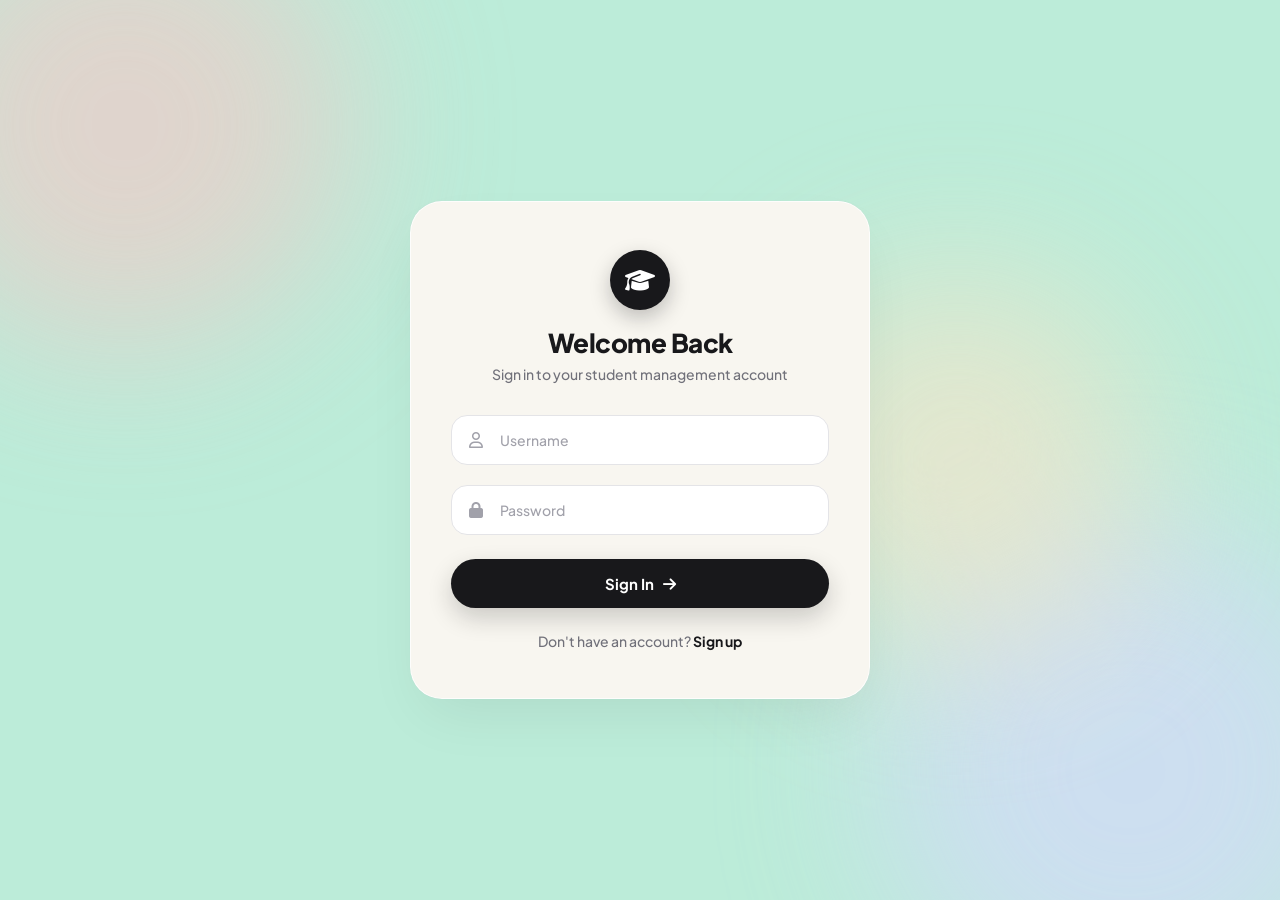
<file: src/main/resources/static/courses.html>
<!DOCTYPE html>
<html lang="en">
<head>
    <meta charset="UTF-8">
    <meta name="viewport" content="width=device-width, initial-scale=1.0">
    <title>Courses - Student Management</title>
    <link rel="stylesheet" href="style.css">
    <link rel="icon" type="image/svg+xml" href="favicon.svg">
</head>
<body>
    <div class="layout">
        <div class="sidebar">
            <h2>Student MS</h2>
            <nav>
                <a href="dashboard.html">Dashboard</a>
                <a href="index.html">Students</a>
                <a href="courses.html" class="active">Courses</a>
                <a href="attendance.html">Attendance</a>
                <a href="grades.html">Grades</a>
            </nav>
            <div class="logout-link" id="logoutBtn">Logout</div>
        </div>

        <div class="main">
            <div class="page-header">
                <h1>Courses</h1>
            </div>

            <div class="card">
                <form id="courseForm">
                    <input type="hidden" id="courseId">
                    <input type="text" id="courseName" placeholder="Course Name" required>
                    <input type="text" id="courseDescription" placeholder="Description">
                    <button type="submit" id="submitBtn">Add Course</button>
                </form>
            </div>

            <div class="card">
                <table id="courseTable">
                    <thead>
                        <tr><th>ID</th><th>Name</th><th>Description</th><th>Actions</th></tr>
                    </thead>
                    <tbody></tbody>
                </table>
            </div>
        </div>
    </div>
    <script src="courses.js"></script>
</body>
</html>
</file>
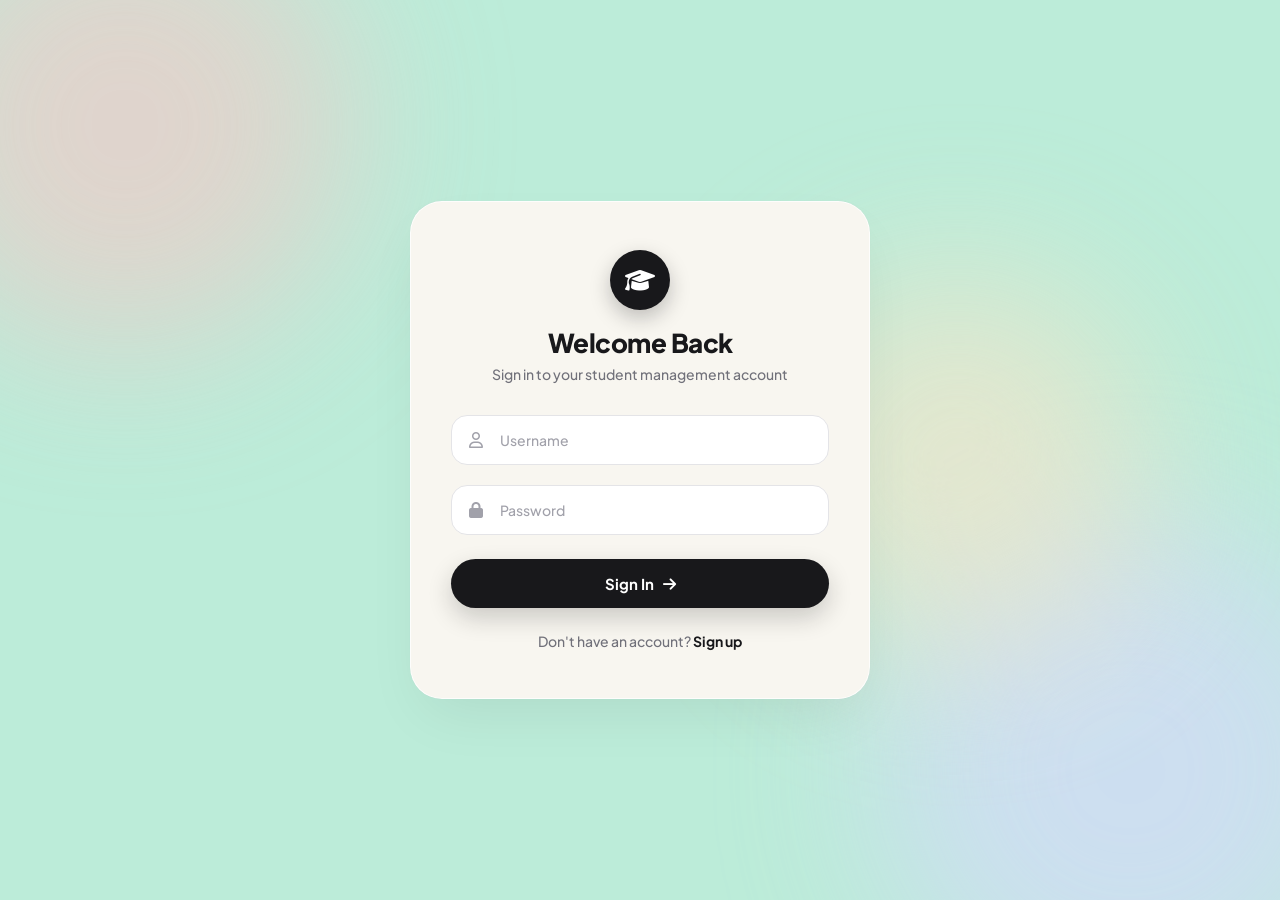
<file: src/main/resources/static/dashboard.html>
<!DOCTYPE html>
<html lang="en">
<head>
    <meta charset="UTF-8">
    <meta name="viewport" content="width=device-width, initial-scale=1.0">
    <title>Dashboard - Student Management</title>
    <link rel="stylesheet" href="style.css">
    <link rel="icon" type="image/svg+xml" href="favicon.svg">
</head>
<body>
    <div class="layout">
        <div class="sidebar">
            <h2>Student MS</h2>
            <nav>
                <a href="dashboard.html" class="active">Dashboard</a>
                <a href="index.html">Students</a>
                <a href="courses.html">Courses</a>
                <a href="attendance.html">Attendance</a>
                <a href="grades.html">Grades</a>
            </nav>
            <div class="logout-link" id="logoutBtn">Logout</div>
        </div>

        <div class="main">
            <div class="page-header">
                <h1>Dashboard</h1>
            </div>

            <div class="stats-grid" id="statsGrid">
                <div class="stat-card">
                    <div class="label">Total Students</div>
                    <div class="value" id="statStudents">—</div>
                </div>
                <div class="stat-card">
                    <div class="label">Total Courses</div>
                    <div class="value" id="statCourses">—</div>
                </div>
                <div class="stat-card">
                    <div class="label">Avg Grade</div>
                    <div class="value" id="statGrade">—</div>
                </div>
                <div class="stat-card">
                    <div class="label">Attendance Rate</div>
                    <div class="value" id="statAttendance">—</div>
                </div>
            </div>

            <div class="card">
                <h3 style="margin-top: 0;">Welcome back, <span id="welcomeUser"></span> 👋</h3>
                <p style="color: var(--text-secondary); margin-top: 6px; font-size: 0.9rem;">Use the sidebar to manage students, courses, attendance, and grades.</p>
            </div>
        </div>
    </div>
    <script src="dashboard.js"></script>
</body>
</html>
</file>
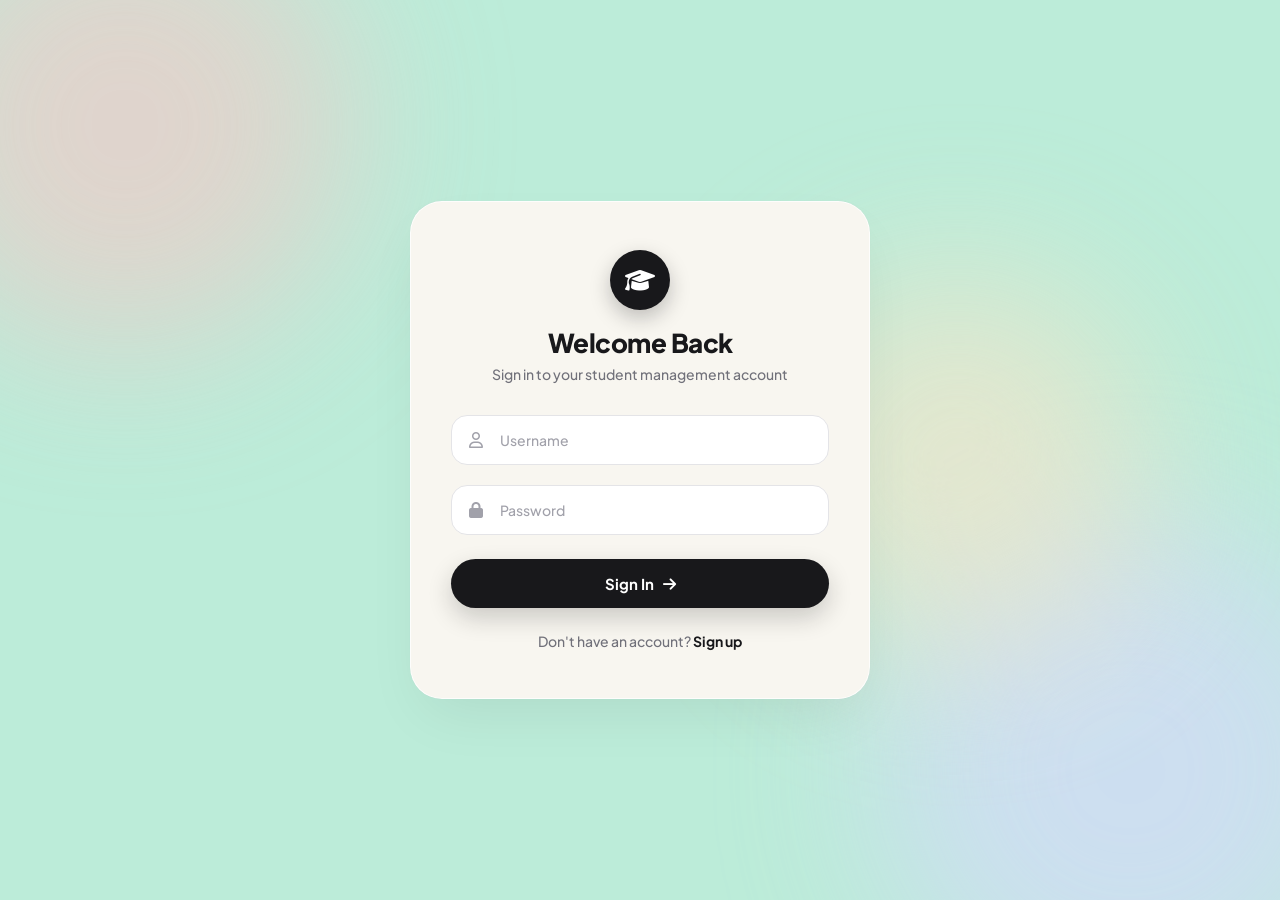
<file: src/main/resources/static/grades.html>
<!DOCTYPE html>
<html lang="en">
<head>
    <meta charset="UTF-8">
    <meta name="viewport" content="width=device-width, initial-scale=1.0">
    <title>Grades - Student Management</title>
    <link rel="stylesheet" href="style.css">
    <link rel="icon" type="image/svg+xml" href="favicon.svg">
</head>
<body>
    <div class="layout">
        <div class="sidebar">
            <h2>Student MS</h2>
            <nav>
                <a href="dashboard.html">Dashboard</a>
                <a href="index.html">Students</a>
                <a href="courses.html">Courses</a>
                <a href="attendance.html">Attendance</a>
                <a href="grades.html" class="active">Grades</a>
            </nav>
            <div class="logout-link" id="logoutBtn">Logout</div>
        </div>

        <div class="main">
            <div class="page-header">
                <h1>Grades</h1>
            </div>

            <div class="card">
                <form id="gradeForm">
                    <input type="hidden" id="gradeId">
                    <select id="studentSelect" required>
                        <option value="">Select Student</option>
                    </select>
                    <input type="text" id="subject" placeholder="Subject" required>
                    <input type="number" id="marks" placeholder="Marks" required min="0" step="0.5">
                    <input type="number" id="maxMarks" placeholder="Max Marks" required min="1" step="0.5" value="100">
                    <button type="submit" id="submitBtn">Add Grade</button>
                </form>
            </div>

            <div class="card">
                <table id="gradeTable">
                    <thead>
                        <tr><th>ID</th><th>Student</th><th>Subject</th><th>Marks</th><th>Percentage</th><th>Actions</th></tr>
                    </thead>
                    <tbody></tbody>
                </table>
            </div>
        </div>
    </div>
    <script src="grades.js"></script>
</body>
</html>
</file>
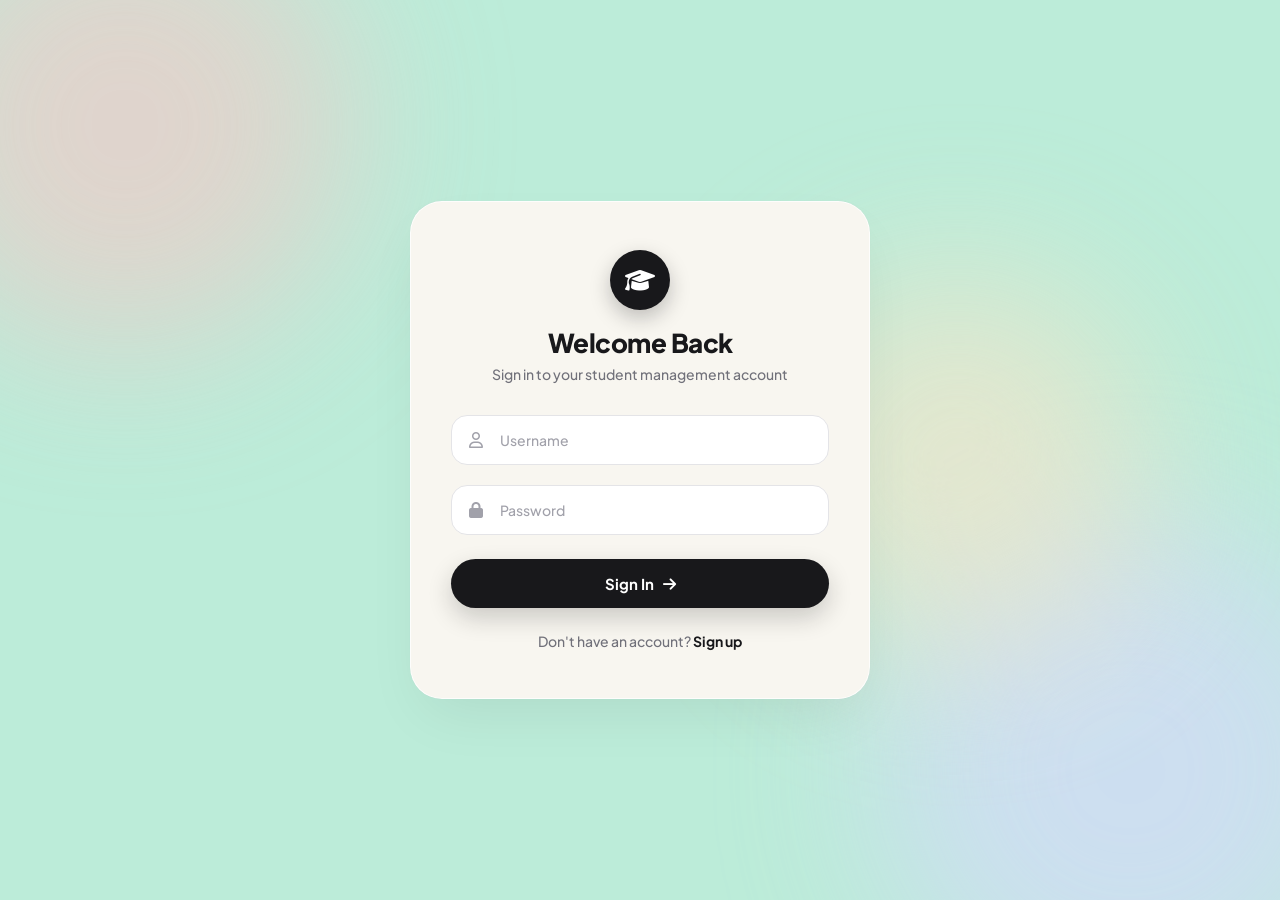
<file: src/main/resources/static/login.html>
<!DOCTYPE html>
<html lang="en">
<head>
    <meta charset="UTF-8">
    <meta name="viewport" content="width=device-width, initial-scale=1.0">
    <title>Login - Student Management</title>
    <!-- Font Awesome CDN -->
    <link rel="stylesheet" href="https://cdnjs.cloudflare.com/ajax/libs/font-awesome/6.4.0/css/all.min.css">
    <link rel="stylesheet" href="auth.css">
    <link rel="icon" type="image/svg+xml" href="favicon.svg">
</head>
<body>
    <!-- Ambient Animated Pastel Spheres -->
    <div class="ambient-bg">
        <div class="sphere sphere-1"></div>
        <div class="sphere sphere-2"></div>
        <div class="sphere sphere-3"></div>
    </div>

    <!-- Soft Cream Auth Canvas Card -->
    <div class="auth-canvas">
        <div class="auth-brand">
            <div class="brand-icon-circle"><i class="fa-solid fa-graduation-cap"></i></div>
            <h1>Welcome Back</h1>
            <p>Sign in to your student management account</p>
        </div>

        <form id="loginForm" class="auth-form">
            <div class="input-field-group">
                <input type="text" id="username" placeholder="Username" required autocomplete="username">
                <i class="fa-regular fa-user"></i>
            </div>

            <div class="input-field-group">
                <input type="password" id="password" placeholder="Password" required autocomplete="current-password">
                <i class="fa-solid fa-lock"></i>
            </div>

            <div id="errorMsg" class="error"></div>

            <button type="submit">Sign In <i class="fa-solid fa-arrow-right" style="margin-left: 6px;"></i></button>
        </form>

        <div class="auth-footer-link">
            Don't have an account? <a href="signup.html">Sign up</a>
        </div>
    </div>

    <script src="auth.js"></script>
</body>
</html>
</file>
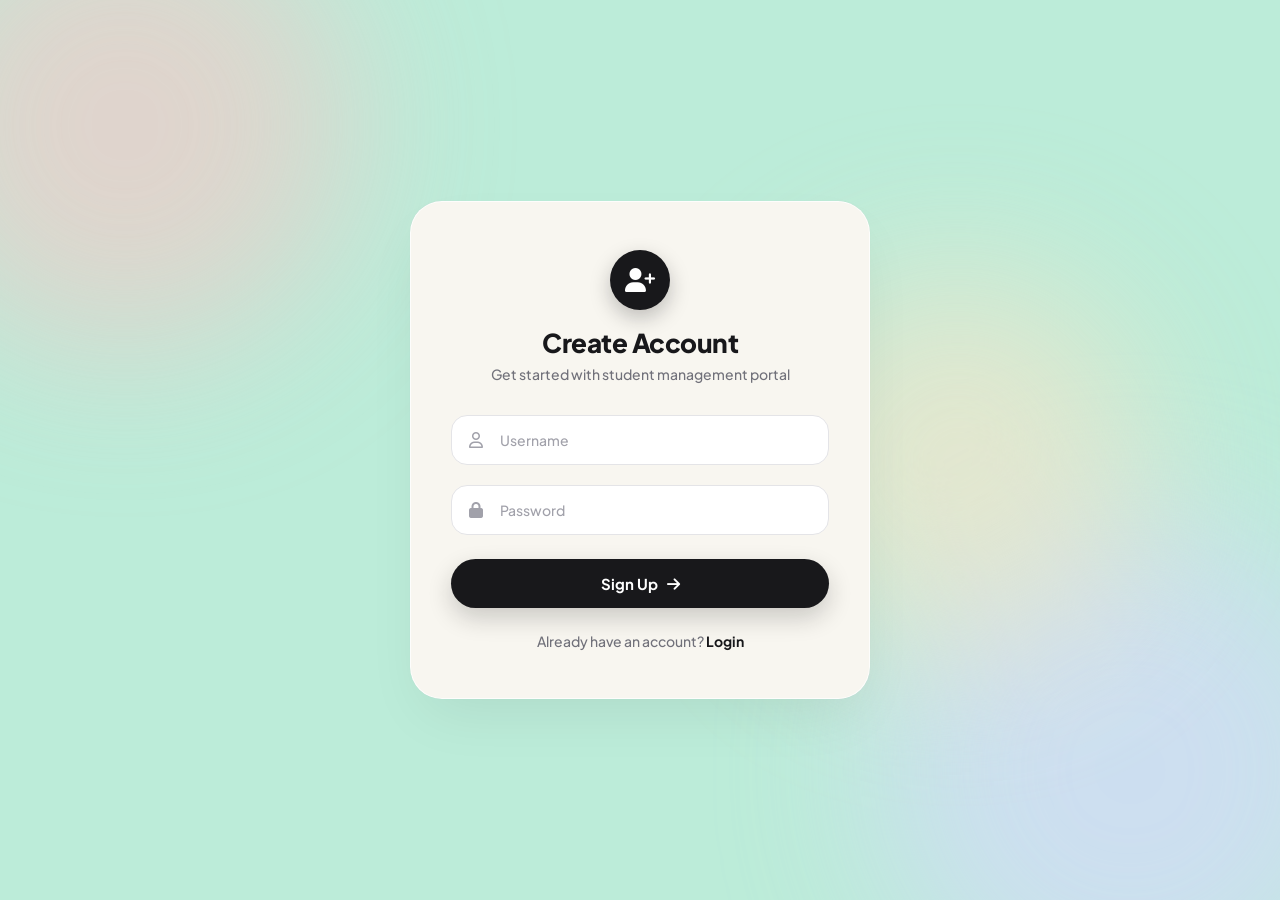
<file: src/main/resources/static/signup.html>
<!DOCTYPE html>
<html lang="en">
<head>
    <meta charset="UTF-8">
    <meta name="viewport" content="width=device-width, initial-scale=1.0">
    <title>Sign Up - Student Management</title>
    <!-- Font Awesome CDN -->
    <link rel="stylesheet" href="https://cdnjs.cloudflare.com/ajax/libs/font-awesome/6.4.0/css/all.min.css">
    <link rel="stylesheet" href="auth.css">
    <link rel="icon" type="image/svg+xml" href="favicon.svg">
</head>
<body>
    <!-- Ambient Animated Pastel Spheres -->
    <div class="ambient-bg">
        <div class="sphere sphere-1"></div>
        <div class="sphere sphere-2"></div>
        <div class="sphere sphere-3"></div>
    </div>

    <!-- Soft Cream Auth Canvas Card -->
    <div class="auth-canvas">
        <div class="auth-brand">
            <div class="brand-icon-circle"><i class="fa-solid fa-user-plus"></i></div>
            <h1>Create Account</h1>
            <p>Get started with student management portal</p>
        </div>

        <form id="signupForm" class="auth-form">
            <div class="input-field-group">
                <input type="text" id="username" placeholder="Username" required autocomplete="username">
                <i class="fa-regular fa-user"></i>
            </div>

            <div class="input-field-group">
                <input type="password" id="password" placeholder="Password" required autocomplete="new-password">
                <i class="fa-solid fa-lock"></i>
            </div>

            <div id="errorMsg" class="error"></div>
            <div id="successMsg" class="success"></div>

            <button type="submit">Sign Up <i class="fa-solid fa-arrow-right" style="margin-left: 6px;"></i></button>
        </form>

        <div class="auth-footer-link">
            Already have an account? <a href="login.html">Login</a>
        </div>
    </div>

    <script src="auth.js"></script>
</body>
</html>
</file>
<file: src/main/resources/static/style.css>
@import url('https://fonts.googleapis.com/css2?family=Plus+Jakarta+Sans:wght@400;500;600;700;800&display=swap');

:root {
    --bg-outer: #bcecd9;
    --bg-canvas: #f8f6f0;
    --bg-sidebar: #eee9e0;
    --accent-dark: #18181b;
    --card-pink: #f7c5c5;
    --card-peach: #fce4c8;
    --card-lavender: #d8d6ff;
    --card-mint: #bdedda;
    --text-dark: #18181b;
    --text-muted: #71717a;
    --border-light: #e4e4e7;
    --radius-xl: 24px;
    --radius-lg: 16px;
    --radius-md: 12px;
}

* {
    box-sizing: border-box;
    margin: 0;
    padding: 0;
}

body {
    font-family: 'Plus Jakarta Sans', -apple-system, sans-serif;
    background-color: var(--bg-outer);
    color: var(--text-dark);
    min-height: 100vh;
    padding: 24px;
    display: flex;
    justify-content: center;
}

/* Outer Main Canvas Box */
.layout {
    display: flex;
    width: 100%;
    max-width: 1400px;
    min-height: calc(100vh - 48px);
    background: var(--bg-canvas);
    border-radius: 36px;
    padding: 24px;
    gap: 32px;
    box-shadow: 0 20px 60px rgba(0, 0, 0, 0.06);
    border: 1px solid rgba(255, 255, 255, 0.8);
}

/* Pill Sidebar (Matching Uploaded Screenshot) */
.sidebar {
    width: 88px;
    background: var(--bg-sidebar);
    border-radius: 28px;
    padding: 24px 12px;
    display: flex;
    flex-direction: column;
    align-items: center;
    justify-content: space-between;
    flex-shrink: 0;
}

.sidebar-logo {
    width: 48px;
    height: 48px;
    border-radius: 50%;
    background: var(--accent-dark);
    color: #ffffff;
    display: flex;
    align-items: center;
    justify-content: center;
    font-size: 20px;
    margin-bottom: 24px;
    box-shadow: 0 6px 16px rgba(24, 24, 27, 0.2);
}

.sidebar nav {
    display: flex;
    flex-direction: column;
    gap: 16px;
    align-items: center;
    flex: 1;
}

.sidebar nav a {
    width: 48px;
    height: 48px;
    border-radius: 50%;
    background: #ffffff;
    color: var(--accent-dark);
    display: flex;
    align-items: center;
    justify-content: center;
    text-decoration: none;
    font-size: 18px;
    transition: all 0.25s cubic-bezier(0.16, 1, 0.3, 1);
    box-shadow: 0 2px 8px rgba(0, 0, 0, 0.04);
}

.sidebar nav a:hover {
    transform: scale(1.1);
    box-shadow: 0 6px 16px rgba(0, 0, 0, 0.08);
}

.sidebar nav a.active {
    background: var(--accent-dark);
    color: #ffffff;
    box-shadow: 0 8px 20px rgba(24, 24, 27, 0.25);
}

.sidebar .logout-link {
    width: 48px;
    height: 48px;
    border-radius: 50%;
    background: #ffffff;
    color: #ef4444;
    display: flex;
    align-items: center;
    justify-content: center;
    font-size: 18px;
    cursor: pointer;
    transition: all 0.25s ease;
    box-shadow: 0 2px 8px rgba(0, 0, 0, 0.04);
}

.sidebar .logout-link:hover {
    background: #fee2e2;
    transform: scale(1.1);
}

/* Main Workspace Area */
.main {
    flex: 1;
    display: flex;
    flex-direction: column;
    gap: 24px;
    overflow-x: hidden;
}

.page-header {
    display: flex;
    justify-content: space-between;
    align-items: center;
    margin-top: 8px;
}

.page-title-group h1 {
    font-size: 32px;
    font-weight: 800;
    color: var(--text-dark);
    letter-spacing: -0.6px;
    margin-bottom: 4px;
}

.page-title-group p {
    color: var(--text-muted);
    font-size: 14px;
    font-weight: 500;
}

/* Bento Stats Grid (Pastel Palette from Screenshot) */
.stats-grid {
    display: grid;
    grid-template-columns: repeat(auto-fit, minmax(220px, 1fr));
    gap: 20px;
}

.stat-card {
    border-radius: var(--radius-xl);
    padding: 24px;
    display: flex;
    flex-direction: column;
    justify-content: space-between;
    min-height: 140px;
    position: relative;
    transition: all 0.3s cubic-bezier(0.16, 1, 0.3, 1);
    box-shadow: 0 6px 20px rgba(0, 0, 0, 0.02);
}

.stat-card:hover {
    transform: translateY(-4px);
    box-shadow: 0 12px 30px rgba(0, 0, 0, 0.06);
}

.stat-card:nth-child(1) { background: var(--card-pink); }
.stat-card:nth-child(2) { background: var(--card-peach); }
.stat-card:nth-child(3) { background: var(--card-lavender); }
.stat-card:nth-child(4) { background: var(--card-mint); }

.stat-badge {
    position: absolute;
    top: 20px;
    right: 20px;
    padding: 4px 10px;
    background: rgba(255, 255, 255, 0.85);
    backdrop-filter: blur(8px);
    border-radius: 50px;
    font-size: 12px;
    font-weight: 700;
    color: var(--text-dark);
    display: flex;
    align-items: center;
    gap: 4px;
}

.stat-card .label {
    font-size: 13px;
    font-weight: 700;
    color: var(--text-dark);
    text-transform: uppercase;
    letter-spacing: 0.5px;
    opacity: 0.8;
}

.stat-card .value {
    font-size: 34px;
    font-weight: 800;
    color: var(--text-dark);
    letter-spacing: -1px;
    margin-top: 12px;
}

/* White Content Cards (Forms & Tables) */
.card {
    background: #ffffff;
    border-radius: var(--radius-xl);
    padding: 28px;
    box-shadow: 0 4px 20px rgba(0, 0, 0, 0.03);
    border: 1px solid rgba(228, 228, 231, 0.6);
}

.card h3 {
    font-size: 18px;
    font-weight: 700;
    color: var(--text-dark);
    margin-bottom: 16px;
    letter-spacing: -0.3px;
}

/* Form Styles */
form {
    display: flex;
    gap: 14px;
    flex-wrap: wrap;
    align-items: center;
}

input, select {
    padding: 13px 18px;
    background: #ffffff;
    border: 1px solid var(--border-light);
    border-radius: 14px;
    font-family: inherit;
    font-size: 14px;
    font-weight: 500;
    color: var(--text-dark);
    flex: 1;
    min-width: 180px;
    transition: all 0.2s ease;
}

input::placeholder {
    color: #a1a1aa;
}

input:focus, select:focus {
    outline: none;
    border-color: var(--accent-dark);
    box-shadow: 0 0 0 4px rgba(24, 24, 27, 0.08);
}

button {
    display: inline-flex;
    align-items: center;
    justify-content: center;
    gap: 8px;
    padding: 13px 24px;
    background: var(--accent-dark);
    color: #ffffff;
    border: none;
    border-radius: 50px;
    font-family: inherit;
    font-size: 14px;
    font-weight: 700;
    cursor: pointer;
    box-shadow: 0 6px 18px rgba(24, 24, 27, 0.18);
    transition: all 0.25s cubic-bezier(0.16, 1, 0.3, 1);
}

button:hover {
    transform: translateY(-2px);
    box-shadow: 0 10px 24px rgba(24, 24, 27, 0.28);
}

button:active {
    transform: translateY(0);
}

button.delete {
    background: #fee2e2;
    color: #ef4444;
    box-shadow: none;
}

button.delete:hover {
    background: #ef4444;
    color: #ffffff;
    box-shadow: 0 6px 16px rgba(239, 68, 68, 0.3);
}

button.edit {
    background: #f4f4f5;
    color: #52525b;
    box-shadow: none;
}

button.edit:hover {
    background: #52525b;
    color: #ffffff;
    box-shadow: 0 6px 16px rgba(82, 82, 91, 0.3);
}

/* Data Tables */
.table-responsive {
    overflow-x: auto;
    border-radius: var(--radius-lg);
}

table {
    width: 100%;
    border-collapse: collapse;
}

th {
    text-align: left;
    padding: 14px 18px;
    background: #fafafa;
    color: var(--text-muted);
    font-size: 12px;
    font-weight: 700;
    text-transform: uppercase;
    letter-spacing: 0.5px;
    border-bottom: 1px solid var(--border-light);
}

td {
    padding: 16px 18px;
    border-bottom: 1px solid #f4f4f5;
    font-size: 14px;
    font-weight: 500;
    color: #27272a;
    vertical-align: middle;
}

tr:hover td {
    background: #fafafa;
}

td button {
    margin-right: 6px;
    padding: 8px 16px;
    font-size: 13px;
}

/* Responsive Breakdown */
@media (max-width: 900px) {
    .layout {
        flex-direction: column;
        padding: 16px;
        border-radius: 24px;
    }
    .sidebar {
        width: 100%;
        height: auto;
        flex-direction: row;
        border-radius: 20px;
        padding: 12px 20px;
    }
    .sidebar nav {
        flex-direction: row;
        flex: 0;
    }
    .sidebar-logo {
        margin-bottom: 0;
    }
}
</file>
<file: src/main/resources/static/auth.css>
@import url('https://fonts.googleapis.com/css2?family=Plus+Jakarta+Sans:wght@400;500;600;700;800&display=swap');

:root {
    --bg-outer: #bcecd9;
    --bg-canvas: #f8f6f0;
    --bg-sidebar: #eee9e0;
    --accent-dark: #18181b;
    --card-pink: #f7c5c5;
    --card-peach: #fce4c8;
    --card-lavender: #d8d6ff;
    --card-mint: #bdedda;
    --text-dark: #18181b;
    --text-muted: #71717a;
    --border-light: #e4e4e7;
    --danger: #ef4444;
    --success: #10b981;
}

* {
    box-sizing: border-box;
    margin: 0;
    padding: 0;
}

body {
    font-family: 'Plus Jakarta Sans', -apple-system, sans-serif;
    background-color: var(--bg-outer);
    color: var(--text-dark);
    min-height: 100vh;
    display: flex;
    justify-content: center;
    align-items: center;
    position: relative;
    overflow-x: hidden;
    padding: 24px;
}

/* Ambient Animated Pastel Spheres */
.ambient-bg {
    position: fixed;
    top: 0;
    left: 0;
    width: 100%;
    height: 100%;
    pointer-events: none;
    z-index: 1;
    overflow: hidden;
}

.sphere {
    position: absolute;
    border-radius: 50%;
    filter: blur(80px);
    opacity: 0.6;
}

.sphere-1 {
    width: 450px;
    height: 450px;
    background: var(--card-pink);
    top: -100px;
    left: -100px;
    animation: softFloat 14s ease-in-out infinite alternate;
}

.sphere-2 {
    width: 500px;
    height: 500px;
    background: var(--card-lavender);
    bottom: -120px;
    right: -100px;
    animation: softFloat 18s ease-in-out infinite alternate-reverse;
}

.sphere-3 {
    width: 380px;
    height: 380px;
    background: var(--card-peach);
    top: 30%;
    left: 60%;
    animation: softFloat 12s ease-in-out infinite alternate;
}

@keyframes softFloat {
    0% { transform: translateY(0px) scale(1); }
    50% { transform: translateY(-30px) scale(1.06); }
    100% { transform: translateY(20px) scale(0.95); }
}

/* Auth Canvas Container */
.auth-canvas {
    position: relative;
    z-index: 10;
    width: 100%;
    max-width: 460px;
    background: var(--bg-canvas);
    border-radius: 32px;
    padding: 48px 40px;
    box-shadow: 0 25px 60px -15px rgba(0, 0, 0, 0.08), 0 0 1px rgba(0, 0, 0, 0.1);
    border: 1px solid rgba(255, 255, 255, 0.8);
    animation: cardPop 0.8s cubic-bezier(0.16, 1, 0.3, 1) forwards;
}

@keyframes cardPop {
    0% {
        opacity: 0;
        transform: translateY(30px) scale(0.95);
    }
    100% {
        opacity: 1;
        transform: translateY(0) scale(1);
    }
}

/* Brand Header */
.auth-brand {
    display: flex;
    flex-direction: column;
    align-items: center;
    margin-bottom: 32px;
}

.brand-icon-circle {
    width: 60px;
    height: 60px;
    border-radius: 50%;
    background: var(--accent-dark);
    color: #ffffff;
    display: flex;
    align-items: center;
    justify-content: center;
    font-size: 24px;
    margin-bottom: 16px;
    box-shadow: 0 8px 20px rgba(24, 24, 27, 0.25);
    animation: pulseIcon 3s infinite ease-in-out;
}

@keyframes pulseIcon {
    0%, 100% { transform: scale(1); }
    50% { transform: scale(1.05); }
}

.auth-brand h1 {
    font-size: 26px;
    font-weight: 800;
    color: var(--text-dark);
    letter-spacing: -0.5px;
    margin-bottom: 6px;
}

.auth-brand p {
    font-size: 14px;
    color: var(--text-muted);
    font-weight: 500;
}

/* Form Controls */
.auth-form {
    display: flex;
    flex-direction: column;
    gap: 20px;
}

.input-field-group {
    position: relative;
    display: flex;
    align-items: center;
}

.input-field-group i {
    position: absolute;
    left: 18px;
    color: #a1a1aa;
    font-size: 16px;
    transition: color 0.25s ease;
}

.auth-canvas input {
    width: 100%;
    padding: 15px 18px 15px 48px;
    background: #ffffff;
    border: 1px solid var(--border-light);
    border-radius: 16px;
    font-family: inherit;
    font-size: 14px;
    font-weight: 500;
    color: var(--text-dark);
    transition: all 0.25s cubic-bezier(0.16, 1, 0.3, 1);
}

.auth-canvas input::placeholder {
    color: #a1a1aa;
}

.auth-canvas input:focus {
    outline: none;
    border-color: var(--accent-dark);
    box-shadow: 0 0 0 4px rgba(24, 24, 27, 0.08);
}

.auth-canvas input:focus + i,
.input-field-group:focus-within i {
    color: var(--accent-dark);
}

.auth-canvas button {
    width: 100%;
    padding: 15px;
    background: var(--accent-dark);
    color: #ffffff;
    border: none;
    border-radius: 50px;
    font-family: inherit;
    font-size: 15px;
    font-weight: 700;
    cursor: pointer;
    box-shadow: 0 10px 25px rgba(24, 24, 27, 0.2);
    transition: all 0.3s cubic-bezier(0.16, 1, 0.3, 1);
    margin-top: 4px;
}

.auth-canvas button:hover {
    transform: translateY(-2px);
    box-shadow: 0 14px 30px rgba(24, 24, 27, 0.3);
}

.auth-canvas button:active {
    transform: translateY(0);
}

.auth-footer-link {
    margin-top: 24px;
    text-align: center;
    font-size: 14px;
    color: var(--text-muted);
    font-weight: 500;
}

.auth-footer-link a {
    color: var(--accent-dark);
    font-weight: 700;
    text-decoration: none;
}

.auth-footer-link a:hover {
    text-decoration: underline;
}

.error {
    color: #dc2626;
    font-size: 13px;
    font-weight: 600;
    background: #fef2f2;
    border: 1px solid #fecaca;
    padding: 10px 14px;
    border-radius: 12px;
    display: none;
    animation: fadeIn 0.3s ease-in-out forwards;
}

.error:not(:empty) {
    display: block;
}

.success {
    color: #16a34a;
    font-size: 13px;
    font-weight: 600;
    background: #f0fdf4;
    border: 1px solid #bbf7d0;
    padding: 10px 14px;
    border-radius: 12px;
    display: none;
    animation: fadeIn 0.3s ease-in-out forwards;
}

.success:not(:empty) {
    display: block;
}

@keyframes fadeIn {
    0% { opacity: 0; transform: translateY(-4px); }
    100% { opacity: 1; transform: translateY(0); }
}

@media (max-width: 500px) {
    .auth-canvas {
        padding: 36px 24px;
        border-radius: 24px;
    }
}
</file>
